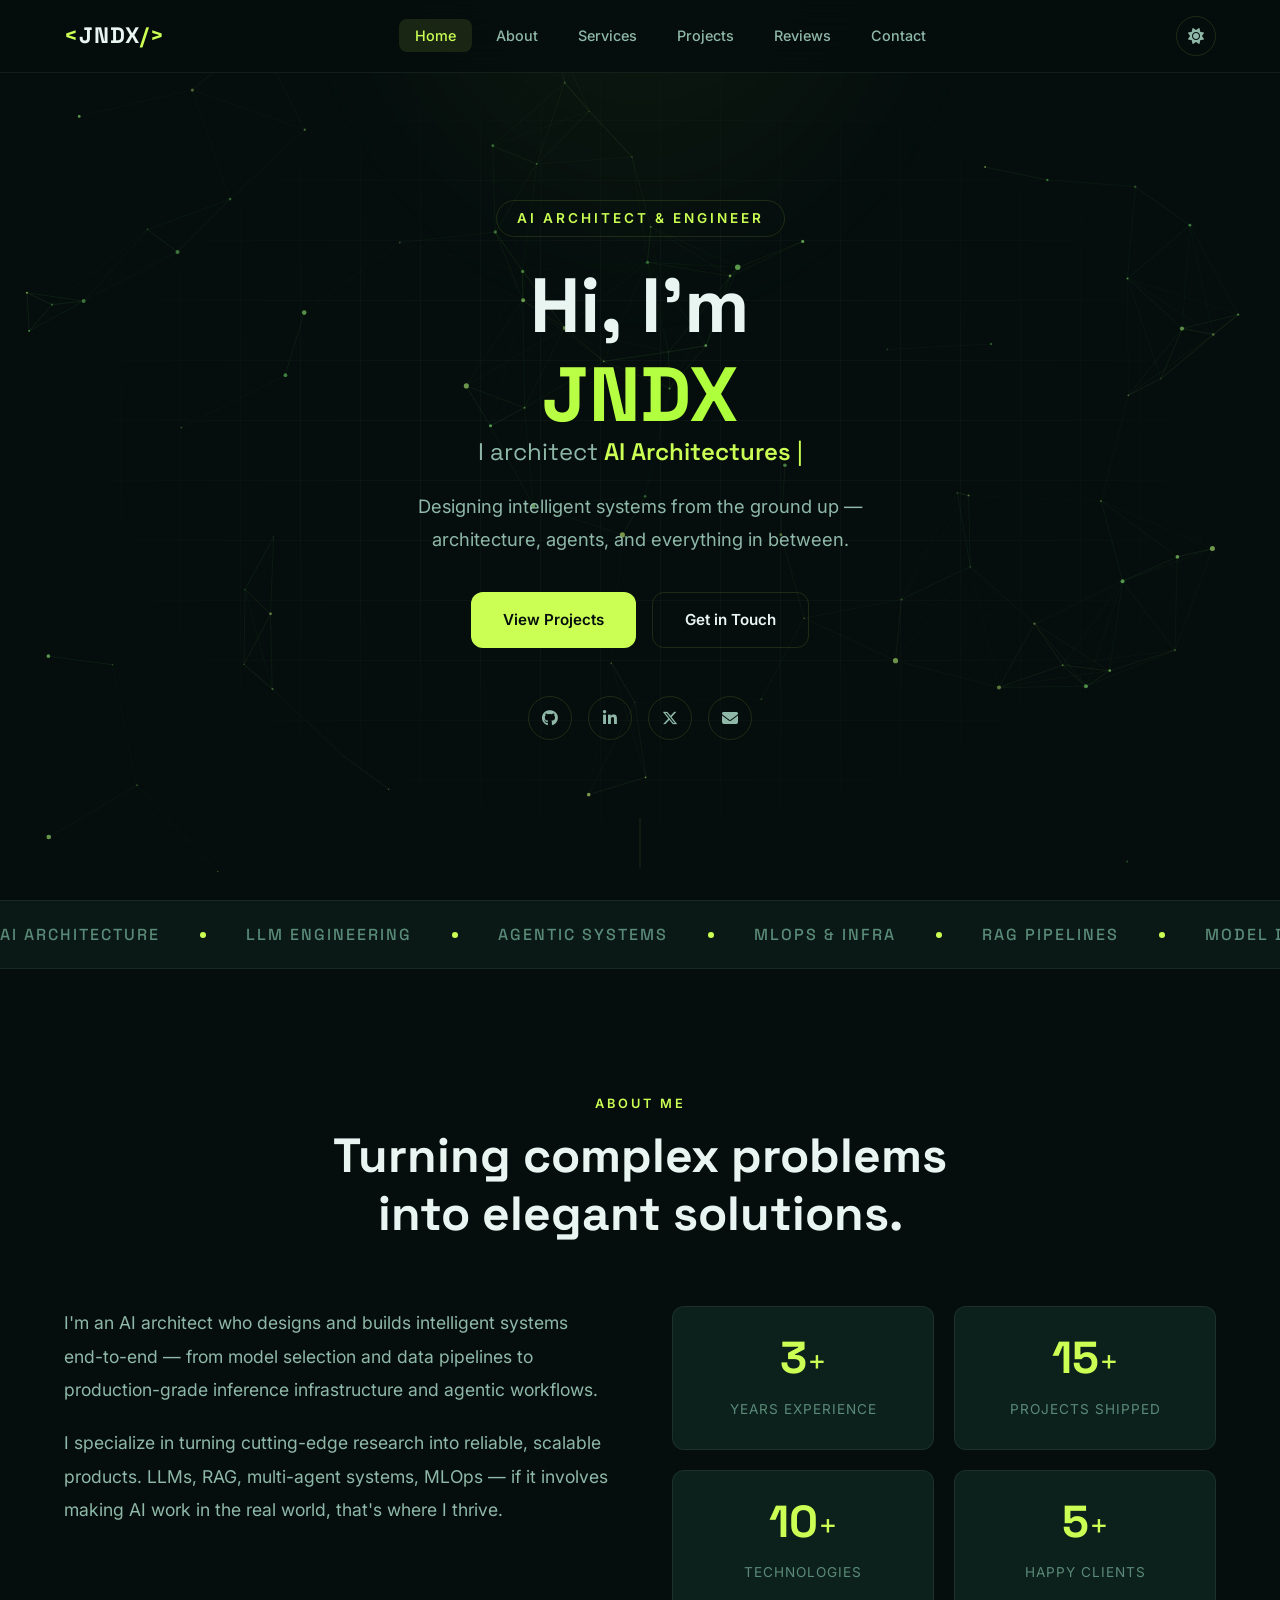
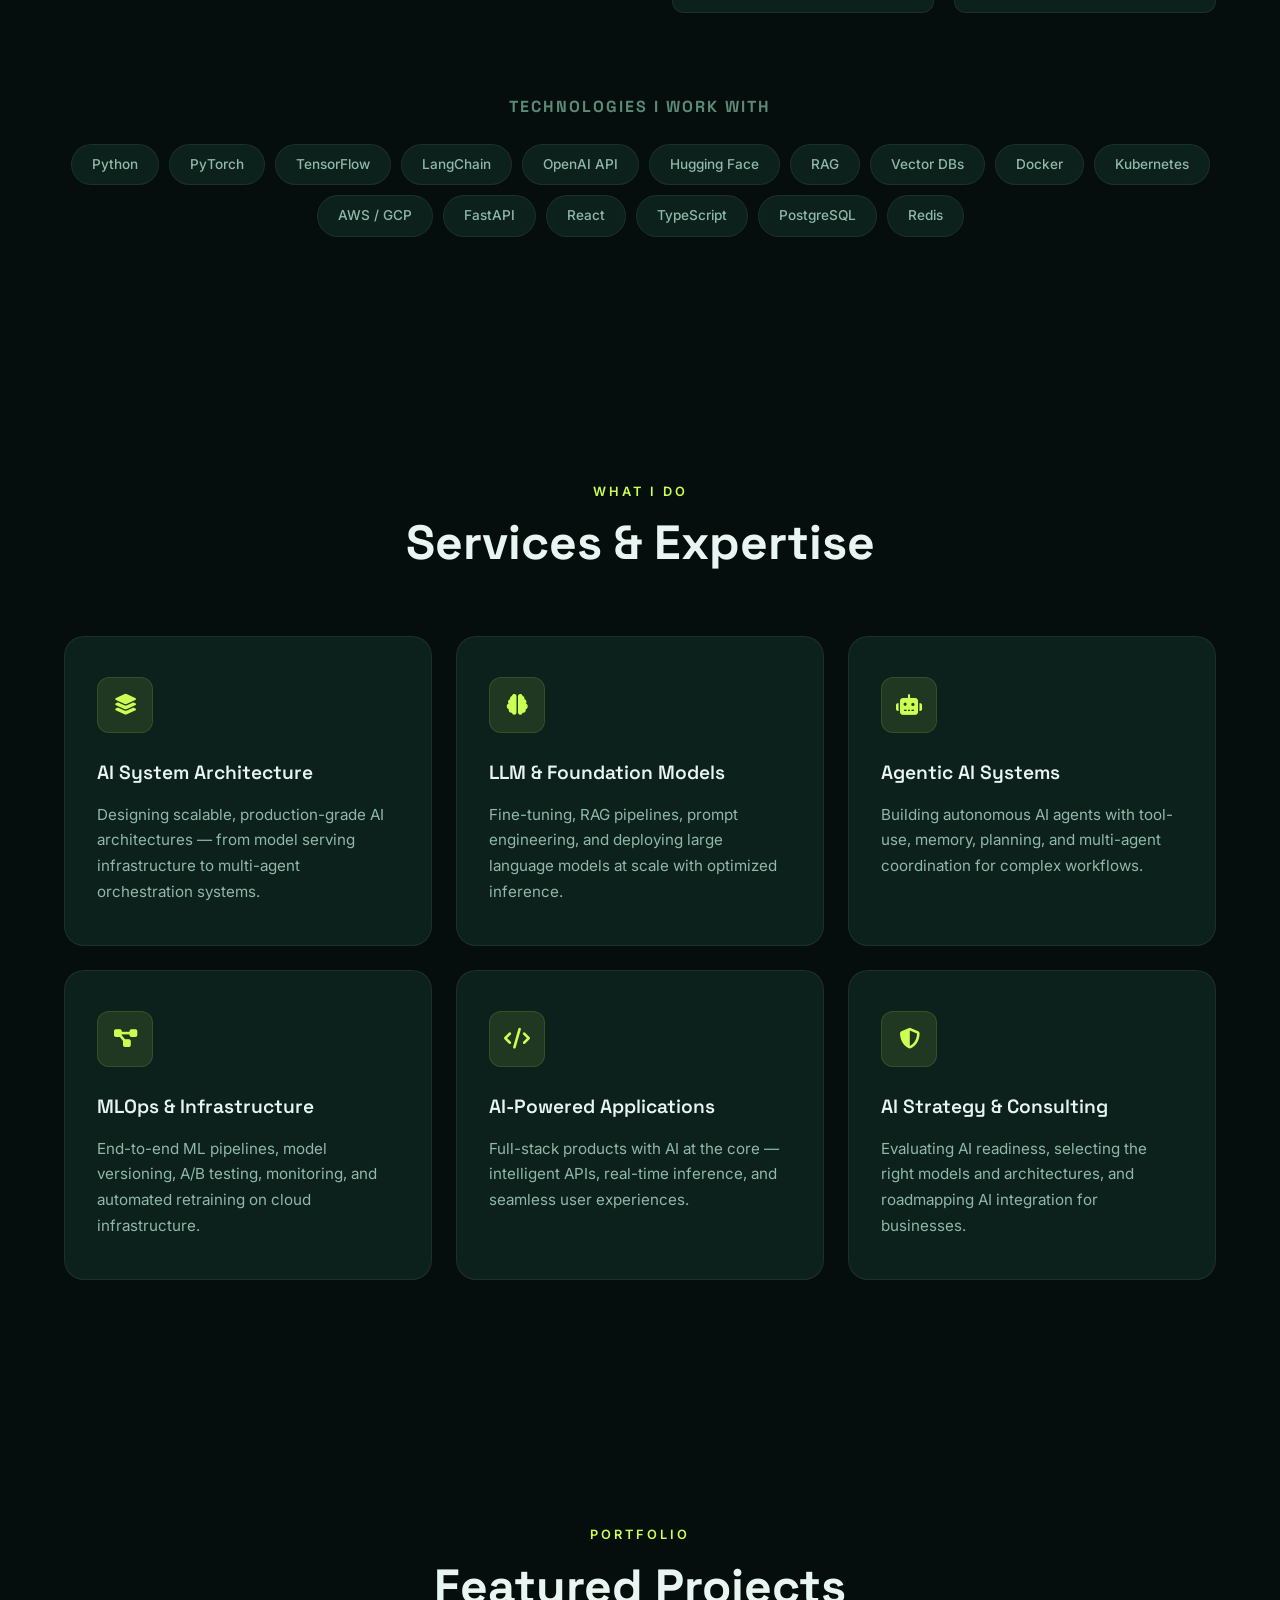
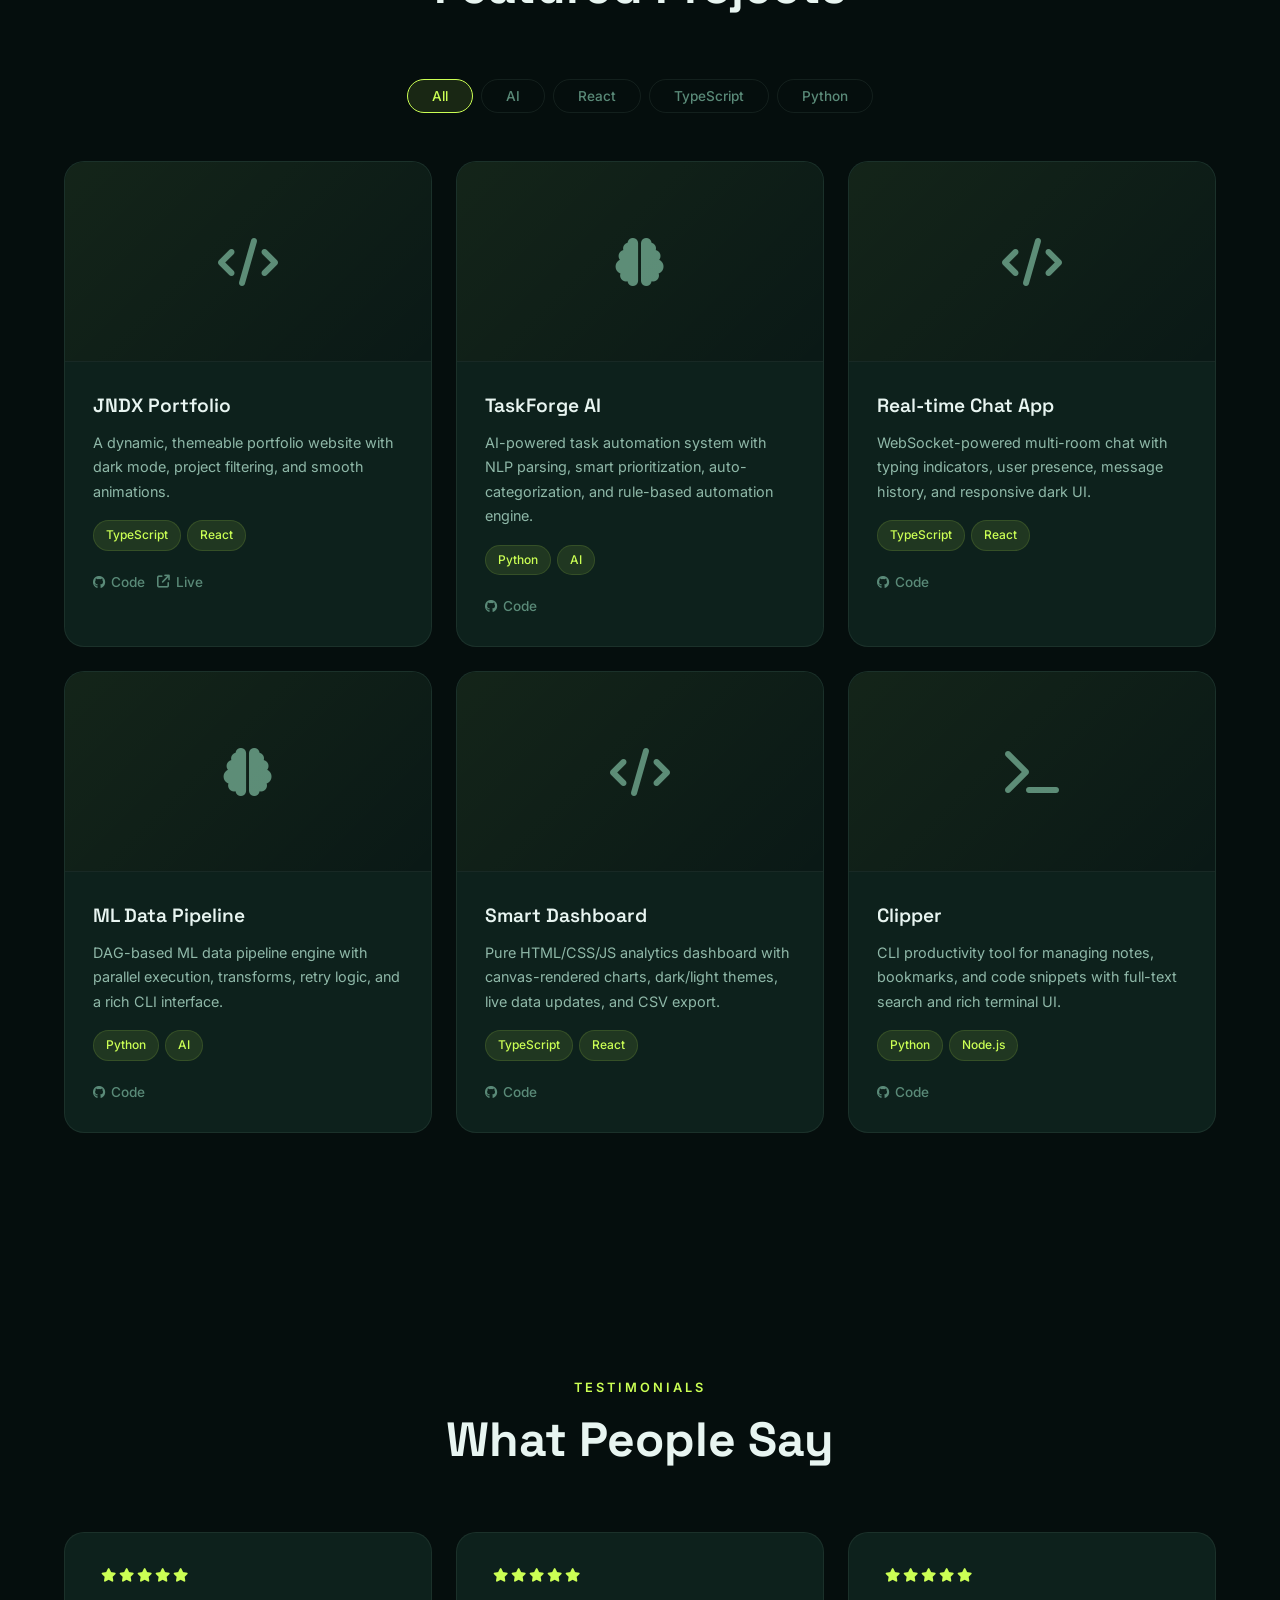
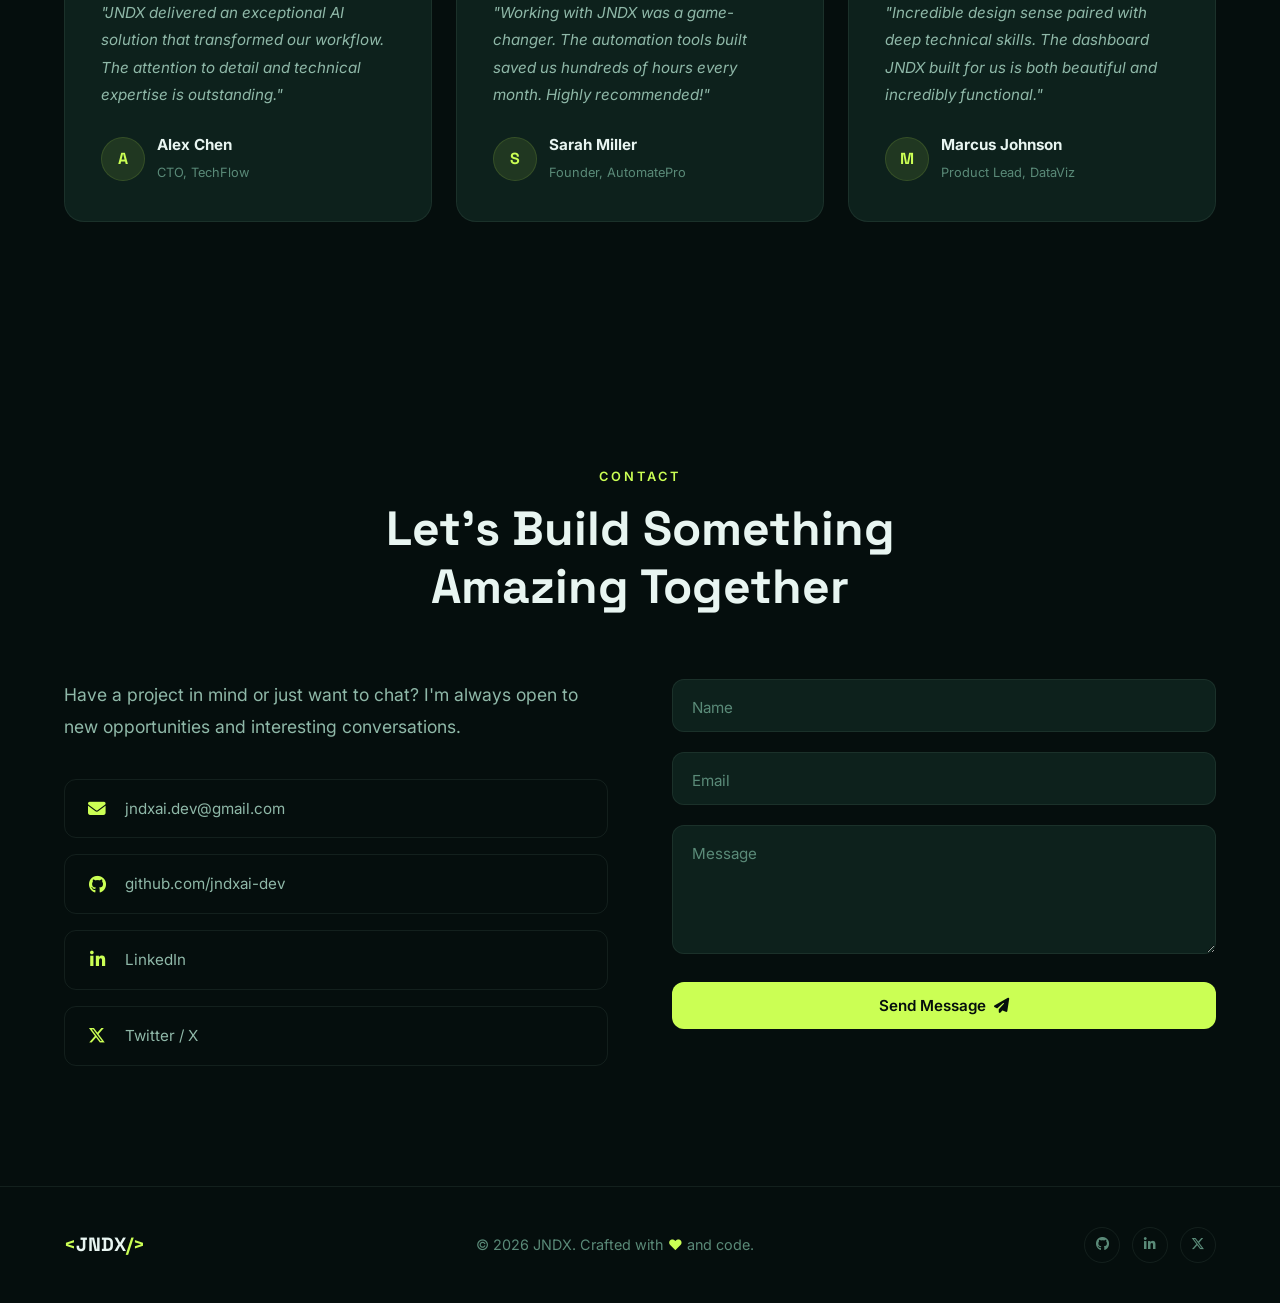
<file: index.html>
<!DOCTYPE html>
<html lang="en" data-theme="dark">
<head>
  <meta charset="UTF-8">
  <meta name="viewport" content="width=device-width, initial-scale=1.0">
  <title>JNDX | AI Architect &amp; Engineer</title>
  <meta name="description" content="JNDX — AI Architect & Engineer. Designing intelligent systems, agentic AI, LLM pipelines, and production ML infrastructure.">
  <meta name="theme-color" content="#063231">
  <link rel="preconnect" href="https://fonts.googleapis.com">
  <link rel="preconnect" href="https://fonts.gstatic.com" crossorigin>
  <link href="https://fonts.googleapis.com/css2?family=Space+Grotesk:wght@300;400;500;600;700&family=Inter:wght@300;400;500;600;700&display=swap" rel="stylesheet">
  <link rel="stylesheet" href="https://cdnjs.cloudflare.com/ajax/libs/font-awesome/6.5.1/css/all.min.css">
  <link rel="stylesheet" href="assets/css/style.css">
</head>
<body>
  <div class="loader" id="loader">
    <div class="loader-inner">
      <div class="loader-ring"></div>
      <span class="loader-text">JNDX</span>
    </div>
  </div>

  <nav class="navbar" id="navbar">
    <div class="nav-container">
      <a href="#hero" class="nav-logo">
        <span class="logo-bracket">&lt;</span>JNDX<span class="logo-bracket">/&gt;</span>
      </a>
      <ul class="nav-links" id="navLinks">
        <li><a href="#hero" class="nav-link active">Home</a></li>
        <li><a href="#about" class="nav-link">About</a></li>
        <li><a href="#services" class="nav-link">Services</a></li>
        <li><a href="#projects" class="nav-link">Projects</a></li>
        <li><a href="#testimonials" class="nav-link">Reviews</a></li>
        <li><a href="#contact" class="nav-link">Contact</a></li>
      </ul>
      <div class="nav-actions">
        <button class="theme-toggle" id="themeToggle" aria-label="Toggle theme">
          <i class="fas fa-sun"></i>
          <i class="fas fa-moon"></i>
        </button>
        <button class="nav-hamburger" id="navHamburger" aria-label="Toggle menu">
          <span></span><span></span><span></span>
        </button>
      </div>
    </div>
  </nav>

  <section class="hero" id="hero">
    <canvas class="hero-canvas" id="heroCanvas"></canvas>
    <div class="hero-bg-grid"></div>
    <div class="hero-glow"></div>
    <div class="hero-content">
      <p class="hero-tag reveal-up">AI Architect &amp; Engineer</p>
      <h1 class="hero-title">
        <span class="reveal-up">Hi, I'm</span>
        <span class="hero-name reveal-up">JNDX</span>
        <span class="hero-subtitle">
          <span class="reveal-up">I architect </span>
          <span class="typing-text" id="typingText"></span>
          <span class="typing-cursor">|</span>
        </span>
      </h1>
      <p class="hero-desc reveal-up">Designing intelligent systems from the ground up — architecture, agents, and everything in between.</p>
      <div class="hero-ctas reveal-up">
        <a href="#projects" class="btn btn-primary">View Projects</a>
        <a href="#contact" class="btn btn-outline">Get in Touch</a>
      </div>
      <div class="hero-socials reveal-up">
        <a href="https://github.com/jndxai-dev" target="_blank" rel="noopener" aria-label="GitHub"><i class="fab fa-github"></i></a>
        <a href="https://linkedin.com" target="_blank" rel="noopener" aria-label="LinkedIn"><i class="fab fa-linkedin-in"></i></a>
        <a href="https://twitter.com" target="_blank" rel="noopener" aria-label="X"><i class="fab fa-x-twitter"></i></a>
        <a href="mailto:jndxai.dev@gmail.com" aria-label="Email"><i class="fas fa-envelope"></i></a>
      </div>
    </div>
    <div class="hero-scroll-indicator">
      <div class="scroll-line"></div>
    </div>
  </section>

  <div class="marquee-section">
    <div class="marquee-track">
      <div class="marquee-content">
        <span>AI Architecture</span><span class="marquee-dot"></span>
        <span>LLM Engineering</span><span class="marquee-dot"></span>
        <span>Agentic Systems</span><span class="marquee-dot"></span>
        <span>MLOps &amp; Infra</span><span class="marquee-dot"></span>
        <span>RAG Pipelines</span><span class="marquee-dot"></span>
        <span>Model Deployment</span><span class="marquee-dot"></span>
        <span>AI Architecture</span><span class="marquee-dot"></span>
        <span>LLM Engineering</span><span class="marquee-dot"></span>
        <span>Agentic Systems</span><span class="marquee-dot"></span>
        <span>MLOps &amp; Infra</span><span class="marquee-dot"></span>
        <span>RAG Pipelines</span><span class="marquee-dot"></span>
        <span>Model Deployment</span><span class="marquee-dot"></span>
      </div>
    </div>
  </div>

  <section class="about section" id="about">
    <div class="container">
      <div class="section-header">
        <span class="section-label reveal-up">About Me</span>
        <h2 class="section-title reveal-up">Turning complex problems<br>into elegant solutions.</h2>
      </div>
      <div class="about-grid">
        <div class="about-text reveal-left">
          <p>I'm an AI architect who designs and builds intelligent systems end-to-end — from model selection and data pipelines to production-grade inference infrastructure and agentic workflows.</p>
          <p>I specialize in turning cutting-edge research into reliable, scalable products. LLMs, RAG, multi-agent systems, MLOps — if it involves making AI work in the real world, that's where I thrive.</p>
        </div>
        <div class="about-stats reveal-right">
          <div class="stat-card">
            <span class="stat-number" data-target="3">0</span><span class="stat-plus">+</span>
            <span class="stat-label">Years Experience</span>
          </div>
          <div class="stat-card">
            <span class="stat-number" data-target="15">0</span><span class="stat-plus">+</span>
            <span class="stat-label">Projects Shipped</span>
          </div>
          <div class="stat-card">
            <span class="stat-number" data-target="10">0</span><span class="stat-plus">+</span>
            <span class="stat-label">Technologies</span>
          </div>
          <div class="stat-card">
            <span class="stat-number" data-target="5">0</span><span class="stat-plus">+</span>
            <span class="stat-label">Happy Clients</span>
          </div>
        </div>
      </div>
      <div class="tech-marquee reveal-up">
        <h3 class="tech-heading">Technologies I Work With</h3>
        <div class="tech-pills">
          <span class="tech-pill">Python</span>
          <span class="tech-pill">PyTorch</span>
          <span class="tech-pill">TensorFlow</span>
          <span class="tech-pill">LangChain</span>
          <span class="tech-pill">OpenAI API</span>
          <span class="tech-pill">Hugging Face</span>
          <span class="tech-pill">RAG</span>
          <span class="tech-pill">Vector DBs</span>
          <span class="tech-pill">Docker</span>
          <span class="tech-pill">Kubernetes</span>
          <span class="tech-pill">AWS / GCP</span>
          <span class="tech-pill">FastAPI</span>
          <span class="tech-pill">React</span>
          <span class="tech-pill">TypeScript</span>
          <span class="tech-pill">PostgreSQL</span>
          <span class="tech-pill">Redis</span>
        </div>
      </div>
    </div>
  </section>

  <section class="services section" id="services">
    <div class="container">
      <div class="section-header">
        <span class="section-label reveal-up">What I Do</span>
        <h2 class="section-title reveal-up">Services &amp; Expertise</h2>
      </div>
      <div class="services-grid">
        <div class="service-card reveal-up">
          <div class="service-icon"><i class="fas fa-layer-group"></i></div>
          <h3>AI System Architecture</h3>
          <p>Designing scalable, production-grade AI architectures — from model serving infrastructure to multi-agent orchestration systems.</p>
        </div>
        <div class="service-card reveal-up">
          <div class="service-icon"><i class="fas fa-brain"></i></div>
          <h3>LLM &amp; Foundation Models</h3>
          <p>Fine-tuning, RAG pipelines, prompt engineering, and deploying large language models at scale with optimized inference.</p>
        </div>
        <div class="service-card reveal-up">
          <div class="service-icon"><i class="fas fa-robot"></i></div>
          <h3>Agentic AI Systems</h3>
          <p>Building autonomous AI agents with tool-use, memory, planning, and multi-agent coordination for complex workflows.</p>
        </div>
        <div class="service-card reveal-up">
          <div class="service-icon"><i class="fas fa-diagram-project"></i></div>
          <h3>MLOps &amp; Infrastructure</h3>
          <p>End-to-end ML pipelines, model versioning, A/B testing, monitoring, and automated retraining on cloud infrastructure.</p>
        </div>
        <div class="service-card reveal-up">
          <div class="service-icon"><i class="fas fa-code"></i></div>
          <h3>AI-Powered Applications</h3>
          <p>Full-stack products with AI at the core — intelligent APIs, real-time inference, and seamless user experiences.</p>
        </div>
        <div class="service-card reveal-up">
          <div class="service-icon"><i class="fas fa-shield-halved"></i></div>
          <h3>AI Strategy &amp; Consulting</h3>
          <p>Evaluating AI readiness, selecting the right models and architectures, and roadmapping AI integration for businesses.</p>
        </div>
      </div>
    </div>
  </section>

  <section class="projects section" id="projects">
    <div class="container">
      <div class="section-header">
        <span class="section-label reveal-up">Portfolio</span>
        <h2 class="section-title reveal-up">Featured Projects</h2>
      </div>
      <div class="project-filters reveal-up">
        <button class="filter-btn active" data-filter="all">All</button>
        <button class="filter-btn" data-filter="AI">AI</button>
        <button class="filter-btn" data-filter="React">React</button>
        <button class="filter-btn" data-filter="TypeScript">TypeScript</button>
        <button class="filter-btn" data-filter="Python">Python</button>
      </div>
      <div class="projects-grid" id="projectsGrid">
        <p class="loading-text">Loading projects...</p>
      </div>
    </div>
  </section>

  <section class="testimonials section" id="testimonials">
    <div class="container">
      <div class="section-header">
        <span class="section-label reveal-up">Testimonials</span>
        <h2 class="section-title reveal-up">What People Say</h2>
      </div>
      <div class="testimonials-track" id="testimonialsTrack">
        <div class="testimonial-card reveal-up">
          <div class="testimonial-stars"><i class="fas fa-star"></i><i class="fas fa-star"></i><i class="fas fa-star"></i><i class="fas fa-star"></i><i class="fas fa-star"></i></div>
          <p>"JNDX delivered an exceptional AI solution that transformed our workflow. The attention to detail and technical expertise is outstanding."</p>
          <div class="testimonial-author">
            <div class="author-avatar">A</div>
            <div><strong>Alex Chen</strong><span>CTO, TechFlow</span></div>
          </div>
        </div>
        <div class="testimonial-card reveal-up">
          <div class="testimonial-stars"><i class="fas fa-star"></i><i class="fas fa-star"></i><i class="fas fa-star"></i><i class="fas fa-star"></i><i class="fas fa-star"></i></div>
          <p>"Working with JNDX was a game-changer. The automation tools built saved us hundreds of hours every month. Highly recommended!"</p>
          <div class="testimonial-author">
            <div class="author-avatar">S</div>
            <div><strong>Sarah Miller</strong><span>Founder, AutomatePro</span></div>
          </div>
        </div>
        <div class="testimonial-card reveal-up">
          <div class="testimonial-stars"><i class="fas fa-star"></i><i class="fas fa-star"></i><i class="fas fa-star"></i><i class="fas fa-star"></i><i class="fas fa-star"></i></div>
          <p>"Incredible design sense paired with deep technical skills. The dashboard JNDX built for us is both beautiful and incredibly functional."</p>
          <div class="testimonial-author">
            <div class="author-avatar">M</div>
            <div><strong>Marcus Johnson</strong><span>Product Lead, DataViz</span></div>
          </div>
        </div>
      </div>
    </div>
  </section>

  <section class="contact section" id="contact">
    <div class="container">
      <div class="section-header">
        <span class="section-label reveal-up">Contact</span>
        <h2 class="section-title reveal-up">Let's Build Something<br>Amazing Together</h2>
      </div>
      <div class="contact-grid">
        <div class="contact-info reveal-left">
          <p>Have a project in mind or just want to chat? I'm always open to new opportunities and interesting conversations.</p>
          <div class="contact-links">
            <a href="mailto:jndxai.dev@gmail.com" class="contact-link-item">
              <i class="fas fa-envelope"></i>
              <span>jndxai.dev@gmail.com</span>
            </a>
            <a href="https://github.com/jndxai-dev" target="_blank" rel="noopener" class="contact-link-item">
              <i class="fab fa-github"></i>
              <span>github.com/jndxai-dev</span>
            </a>
            <a href="https://linkedin.com" target="_blank" rel="noopener" class="contact-link-item">
              <i class="fab fa-linkedin-in"></i>
              <span>LinkedIn</span>
            </a>
            <a href="https://twitter.com" target="_blank" rel="noopener" class="contact-link-item">
              <i class="fab fa-x-twitter"></i>
              <span>Twitter / X</span>
            </a>
          </div>
        </div>
        <form class="contact-form reveal-right" id="contactForm">
          <div class="form-group">
            <input type="text" id="formName" name="name" placeholder=" " required>
            <label for="formName">Name</label>
          </div>
          <div class="form-group">
            <input type="email" id="formEmail" name="email" placeholder=" " required>
            <label for="formEmail">Email</label>
          </div>
          <div class="form-group">
            <textarea id="formMessage" name="message" rows="5" placeholder=" " required></textarea>
            <label for="formMessage">Message</label>
          </div>
          <button type="submit" class="btn btn-primary btn-full">
            <span>Send Message</span>
            <i class="fas fa-paper-plane"></i>
          </button>
          <div class="form-status" id="formStatus"></div>
        </form>
      </div>
    </div>
  </section>

  <footer class="footer">
    <div class="container">
      <div class="footer-inner">
        <a href="#hero" class="footer-logo">
          <span class="logo-bracket">&lt;</span>JNDX<span class="logo-bracket">/&gt;</span>
        </a>
        <p>&copy; 2026 JNDX. Crafted with <span class="heart">&hearts;</span> and code.</p>
        <div class="footer-socials">
          <a href="https://github.com/jndxai-dev" target="_blank" rel="noopener" aria-label="GitHub"><i class="fab fa-github"></i></a>
          <a href="https://linkedin.com" target="_blank" rel="noopener" aria-label="LinkedIn"><i class="fab fa-linkedin-in"></i></a>
          <a href="https://twitter.com" target="_blank" rel="noopener" aria-label="X"><i class="fab fa-x-twitter"></i></a>
        </div>
      </div>
    </div>
  </footer>

  <button class="back-to-top" id="backToTop" aria-label="Back to top">
    <i class="fas fa-arrow-up"></i>
  </button>

  <script src="assets/js/main.js"></script>
</body>
</html>
</file>
<file: assets/css/style.css>
/* ============================================
   JNDX Portfolio — Premium Personal Website
   Inspired by zeeshanusmani.com
   ============================================ */

/* --- CSS Custom Properties --- */
:root {
  --font-primary: 'Space Grotesk', sans-serif;
  --font-body: 'Inter', sans-serif;
  --radius: 12px;
  --radius-sm: 8px;
  --radius-lg: 20px;
  --transition: 0.35s cubic-bezier(0.25, 0.46, 0.45, 0.94);
  --transition-fast: 0.2s ease;
  --container: 1200px;
}

/* Dark Theme (default) */
[data-theme="dark"] {
  --bg-primary: #050e0d;
  --bg-secondary: #0a1916;
  --bg-card: #0d211c;
  --bg-card-hover: #122e28;
  --bg-nav: rgba(5, 14, 13, 0.85);
  --text-primary: #e8f5f1;
  --text-secondary: #8fb8a8;
  --text-muted: #5a8a78;
  --accent: #CBFF54;
  --accent-rgb: 203, 255, 84;
  --accent-dim: rgba(203, 255, 84, 0.1);
  --accent-hover: #b8f03a;
  --border: rgba(203, 255, 84, 0.12);
  --border-subtle: rgba(143, 184, 168, 0.1);
  --shadow: 0 8px 32px rgba(0, 0, 0, 0.4);
  --shadow-accent: 0 0 40px rgba(203, 255, 84, 0.15);
  --gradient-hero: radial-gradient(ellipse at 50% 0%, rgba(203, 255, 84, 0.08) 0%, transparent 60%);
}

/* Light Theme */
[data-theme="light"] {
  --bg-primary: #f4f9f7;
  --bg-secondary: #eaf3ef;
  --bg-card: #ffffff;
  --bg-card-hover: #f0f7f3;
  --bg-nav: rgba(244, 249, 247, 0.85);
  --text-primary: #0a1916;
  --text-secondary: #3d6b56;
  --text-muted: #6b9e87;
  --accent: #063231;
  --accent-rgb: 6, 50, 49;
  --accent-dim: rgba(6, 50, 49, 0.06);
  --accent-hover: #094847;
  --border: rgba(6, 50, 49, 0.12);
  --border-subtle: rgba(6, 50, 49, 0.06);
  --shadow: 0 8px 32px rgba(6, 50, 49, 0.08);
  --shadow-accent: 0 0 40px rgba(6, 50, 49, 0.06);
  --gradient-hero: radial-gradient(ellipse at 50% 0%, rgba(6, 50, 49, 0.04) 0%, transparent 60%);
}

/* --- Reset & Base --- */
*, *::before, *::after { box-sizing: border-box; margin: 0; padding: 0; }

html {
  scroll-behavior: smooth;
  scroll-padding-top: 80px;
  -webkit-font-smoothing: antialiased;
}

body {
  font-family: var(--font-body);
  background: var(--bg-primary);
  color: var(--text-primary);
  line-height: 1.7;
  overflow-x: hidden;
  transition: background var(--transition), color var(--transition);
}

a { color: inherit; text-decoration: none; }
img { max-width: 100%; display: block; }
button { cursor: pointer; border: none; background: none; font-family: inherit; }

.container {
  max-width: var(--container);
  margin: 0 auto;
  padding: 0 24px;
}

.section {
  padding: 120px 0;
  position: relative;
}

/* --- Loader --- */
.loader {
  position: fixed;
  inset: 0;
  z-index: 9999;
  background: var(--bg-primary);
  display: flex;
  align-items: center;
  justify-content: center;
  transition: opacity 0.5s, visibility 0.5s;
}

.loader.hidden {
  opacity: 0;
  visibility: hidden;
  pointer-events: none;
}

.loader-inner { text-align: center; }

.loader-ring {
  width: 48px;
  height: 48px;
  border: 3px solid var(--border);
  border-top-color: var(--accent);
  border-radius: 50%;
  animation: spin 0.8s linear infinite;
  margin: 0 auto 16px;
}

.loader-text {
  font-family: var(--font-primary);
  font-size: 1.5rem;
  font-weight: 700;
  color: var(--accent);
  letter-spacing: 3px;
}

@keyframes spin { to { transform: rotate(360deg); } }

/* --- Navbar --- */
.navbar {
  position: fixed;
  top: 0;
  left: 0;
  right: 0;
  z-index: 1000;
  padding: 16px 0;
  background: var(--bg-nav);
  backdrop-filter: blur(20px);
  -webkit-backdrop-filter: blur(20px);
  border-bottom: 1px solid var(--border-subtle);
  transition: all var(--transition);
}

.navbar.scrolled {
  padding: 10px 0;
  box-shadow: var(--shadow);
}

.nav-container {
  max-width: var(--container);
  margin: 0 auto;
  padding: 0 24px;
  display: flex;
  align-items: center;
  justify-content: space-between;
}

.nav-logo {
  font-family: var(--font-primary);
  font-size: 1.4rem;
  font-weight: 700;
  letter-spacing: 1px;
  color: var(--text-primary);
  transition: color var(--transition-fast);
}

.logo-bracket { color: var(--accent); }

.nav-links {
  display: flex;
  list-style: none;
  gap: 8px;
}

.nav-link {
  padding: 8px 16px;
  border-radius: var(--radius-sm);
  font-size: 0.9rem;
  font-weight: 500;
  color: var(--text-secondary);
  transition: all var(--transition-fast);
}

.nav-link:hover,
.nav-link.active {
  color: var(--accent);
  background: var(--accent-dim);
}

.nav-actions { display: flex; align-items: center; gap: 12px; }

.theme-toggle {
  width: 40px;
  height: 40px;
  border-radius: 50%;
  display: flex;
  align-items: center;
  justify-content: center;
  color: var(--text-secondary);
  font-size: 1rem;
  transition: all var(--transition-fast);
  border: 1px solid var(--border);
}

.theme-toggle:hover {
  color: var(--accent);
  border-color: var(--accent);
  background: var(--accent-dim);
}

[data-theme="dark"] .theme-toggle .fa-sun { display: inline; }
[data-theme="dark"] .theme-toggle .fa-moon { display: none; }
[data-theme="light"] .theme-toggle .fa-sun { display: none; }
[data-theme="light"] .theme-toggle .fa-moon { display: inline; }

.nav-hamburger {
  display: none;
  flex-direction: column;
  gap: 5px;
  padding: 8px;
}

.nav-hamburger span {
  display: block;
  width: 24px;
  height: 2px;
  background: var(--text-primary);
  border-radius: 2px;
  transition: all var(--transition-fast);
}

.nav-hamburger.active span:nth-child(1) { transform: rotate(45deg) translate(5px, 5px); }
.nav-hamburger.active span:nth-child(2) { opacity: 0; }
.nav-hamburger.active span:nth-child(3) { transform: rotate(-45deg) translate(5px, -5px); }

/* --- Hero --- */
.hero {
  min-height: 100vh;
  display: flex;
  align-items: center;
  justify-content: center;
  position: relative;
  overflow: hidden;
  padding: 120px 24px 80px;
}

.hero-canvas {
  position: absolute;
  inset: 0;
  width: 100%;
  height: 100%;
  z-index: 0;
  pointer-events: none;
}

.hero-bg-grid {
  position: absolute;
  inset: 0;
  background-image:
    linear-gradient(var(--border-subtle) 1px, transparent 1px),
    linear-gradient(90deg, var(--border-subtle) 1px, transparent 1px);
  background-size: 60px 60px;
  opacity: 0.4;
  mask-image: radial-gradient(ellipse at center, black 30%, transparent 70%);
  -webkit-mask-image: radial-gradient(ellipse at center, black 30%, transparent 70%);
}

.hero-glow {
  position: absolute;
  top: -200px;
  left: 50%;
  transform: translateX(-50%);
  width: 800px;
  height: 600px;
  background: var(--gradient-hero);
  border-radius: 50%;
  filter: blur(60px);
  pointer-events: none;
}

.hero-content {
  position: relative;
  text-align: center;
  max-width: 800px;
}

.hero-tag {
  display: inline-block;
  font-size: 0.85rem;
  font-weight: 600;
  text-transform: uppercase;
  letter-spacing: 3px;
  color: var(--accent);
  margin-bottom: 24px;
  padding: 6px 20px;
  border: 1px solid var(--border);
  border-radius: 50px;
}

.hero-title {
  font-family: var(--font-primary);
  font-size: clamp(2.5rem, 6vw, 5rem);
  font-weight: 700;
  line-height: 1.15;
  margin-bottom: 24px;
}

.hero-title > span { display: block; }

.hero-name {
  background: linear-gradient(135deg, var(--accent), #a0ff30, var(--accent));
  background-size: 200% auto;
  -webkit-background-clip: text;
  -webkit-text-fill-color: transparent;
  background-clip: text;
  animation: shimmer 3s ease-in-out infinite;
}

@keyframes shimmer {
  0%, 100% { background-position: 0% center; }
  50% { background-position: 100% center; }
}

.hero-subtitle {
  font-size: clamp(1rem, 2.5vw, 1.5rem);
  font-weight: 400;
  color: var(--text-secondary);
}

.typing-text {
  color: var(--accent);
  font-weight: 600;
}

.typing-cursor {
  color: var(--accent);
  animation: blink 1s step-end infinite;
}

@keyframes blink { 50% { opacity: 0; } }

.hero-desc {
  font-size: 1.15rem;
  color: var(--text-secondary);
  max-width: 550px;
  margin: 0 auto 36px;
  line-height: 1.8;
}

.hero-ctas {
  display: flex;
  gap: 16px;
  justify-content: center;
  margin-bottom: 48px;
}

/* Buttons */
.btn {
  display: inline-flex;
  align-items: center;
  gap: 8px;
  padding: 14px 32px;
  border-radius: var(--radius);
  font-size: 0.95rem;
  font-weight: 600;
  transition: all var(--transition);
  position: relative;
  overflow: hidden;
}

.btn-primary {
  background: var(--accent);
  color: #050e0d;
}

.btn-primary:hover {
  transform: translateY(-2px);
  box-shadow: var(--shadow-accent);
}

.btn-outline {
  border: 1.5px solid var(--border);
  color: var(--text-primary);
}

.btn-outline:hover {
  border-color: var(--accent);
  color: var(--accent);
  background: var(--accent-dim);
  transform: translateY(-2px);
}

.btn-full { width: 100%; justify-content: center; }

/* Hero Socials */
.hero-socials {
  display: flex;
  gap: 16px;
  justify-content: center;
}

.hero-socials a {
  width: 44px;
  height: 44px;
  border-radius: 50%;
  border: 1px solid var(--border);
  display: flex;
  align-items: center;
  justify-content: center;
  color: var(--text-secondary);
  font-size: 1rem;
  transition: all var(--transition-fast);
}

.hero-socials a:hover {
  color: var(--accent);
  border-color: var(--accent);
  background: var(--accent-dim);
  transform: translateY(-3px);
}

/* Scroll Indicator */
.hero-scroll-indicator {
  position: absolute;
  bottom: 32px;
  left: 50%;
  transform: translateX(-50%);
}

.scroll-line {
  width: 1px;
  height: 50px;
  background: var(--border);
  position: relative;
  overflow: hidden;
}

.scroll-line::after {
  content: '';
  position: absolute;
  top: -50px;
  width: 100%;
  height: 50px;
  background: var(--accent);
  animation: scrollDown 1.5s ease-in-out infinite;
}

@keyframes scrollDown {
  0% { top: -50px; }
  100% { top: 50px; }
}

/* --- Marquee --- */
.marquee-section {
  padding: 20px 0;
  border-top: 1px solid var(--border-subtle);
  border-bottom: 1px solid var(--border-subtle);
  overflow: hidden;
  background: var(--bg-secondary);
}

.marquee-track { display: flex; width: max-content; }

.marquee-content {
  display: flex;
  align-items: center;
  gap: 40px;
  animation: marquee 25s linear infinite;
  padding-right: 40px;
}

.marquee-content span {
  font-family: var(--font-primary);
  font-size: 1rem;
  font-weight: 500;
  color: var(--text-muted);
  text-transform: uppercase;
  letter-spacing: 2px;
  white-space: nowrap;
}

.marquee-dot {
  width: 6px;
  height: 6px;
  background: var(--accent);
  border-radius: 50%;
  display: inline-block;
  flex-shrink: 0;
}

@keyframes marquee {
  0% { transform: translateX(0); }
  100% { transform: translateX(-50%); }
}

/* --- Section Headers --- */
.section-header {
  text-align: center;
  margin-bottom: 64px;
}

.section-label {
  display: inline-block;
  font-size: 0.8rem;
  font-weight: 600;
  text-transform: uppercase;
  letter-spacing: 3px;
  color: var(--accent);
  margin-bottom: 12px;
}

.section-title {
  font-family: var(--font-primary);
  font-size: clamp(2rem, 4vw, 3rem);
  font-weight: 700;
  line-height: 1.2;
}

/* --- About --- */
.about-grid {
  display: grid;
  grid-template-columns: 1fr 1fr;
  gap: 64px;
  align-items: start;
  margin-bottom: 80px;
}

.about-text p {
  font-size: 1.1rem;
  color: var(--text-secondary);
  margin-bottom: 20px;
  line-height: 1.9;
}

.about-stats {
  display: grid;
  grid-template-columns: 1fr 1fr;
  gap: 20px;
}

.stat-card {
  background: var(--bg-card);
  border: 1px solid var(--border-subtle);
  border-radius: var(--radius);
  padding: 28px 24px;
  text-align: center;
  transition: all var(--transition);
}

.stat-card:hover {
  border-color: var(--border);
  transform: translateY(-4px);
  box-shadow: var(--shadow);
}

.stat-number {
  font-family: var(--font-primary);
  font-size: 2.8rem;
  font-weight: 700;
  color: var(--accent);
  line-height: 1;
}

.stat-plus {
  font-family: var(--font-primary);
  font-size: 2rem;
  color: var(--accent);
}

.stat-label {
  display: block;
  font-size: 0.85rem;
  color: var(--text-muted);
  margin-top: 8px;
  text-transform: uppercase;
  letter-spacing: 1px;
}

/* Tech Pills */
.tech-heading {
  font-family: var(--font-primary);
  font-size: 1rem;
  color: var(--text-muted);
  text-align: center;
  margin-bottom: 24px;
  text-transform: uppercase;
  letter-spacing: 2px;
}

.tech-pills {
  display: flex;
  flex-wrap: wrap;
  gap: 10px;
  justify-content: center;
}

.tech-pill {
  padding: 8px 20px;
  border-radius: 50px;
  font-size: 0.85rem;
  font-weight: 500;
  background: var(--bg-card);
  border: 1px solid var(--border-subtle);
  color: var(--text-secondary);
  transition: all var(--transition-fast);
}

.tech-pill:hover {
  border-color: var(--accent);
  color: var(--accent);
  background: var(--accent-dim);
  transform: translateY(-2px);
}

/* --- Services --- */
.services-grid {
  display: grid;
  grid-template-columns: repeat(3, 1fr);
  gap: 24px;
}

.service-card {
  background: var(--bg-card);
  border: 1px solid var(--border-subtle);
  border-radius: var(--radius-lg);
  padding: 40px 32px;
  transition: all var(--transition);
  position: relative;
  overflow: hidden;
}

.service-card::before {
  content: '';
  position: absolute;
  top: 0;
  left: 0;
  right: 0;
  height: 3px;
  background: linear-gradient(90deg, var(--accent), transparent);
  opacity: 0;
  transition: opacity var(--transition);
}

.service-card:hover {
  border-color: var(--border);
  transform: translateY(-6px);
  box-shadow: var(--shadow);
}

.service-card:hover::before { opacity: 1; }

.service-icon {
  width: 56px;
  height: 56px;
  border-radius: var(--radius);
  background: var(--accent-dim);
  border: 1px solid var(--border);
  display: flex;
  align-items: center;
  justify-content: center;
  font-size: 1.3rem;
  color: var(--accent);
  margin-bottom: 24px;
}

.service-card h3 {
  font-family: var(--font-primary);
  font-size: 1.2rem;
  font-weight: 600;
  margin-bottom: 12px;
}

.service-card p {
  font-size: 0.95rem;
  color: var(--text-secondary);
  line-height: 1.7;
}

/* --- Projects --- */
.project-filters {
  display: flex;
  gap: 8px;
  justify-content: center;
  margin-bottom: 48px;
  flex-wrap: wrap;
}

.filter-btn {
  padding: 8px 24px;
  border-radius: 50px;
  font-size: 0.85rem;
  font-weight: 500;
  color: var(--text-muted);
  border: 1px solid var(--border-subtle);
  transition: all var(--transition-fast);
}

.filter-btn:hover,
.filter-btn.active {
  color: var(--accent);
  border-color: var(--accent);
  background: var(--accent-dim);
}

.projects-grid {
  display: grid;
  grid-template-columns: repeat(auto-fill, minmax(340px, 1fr));
  gap: 24px;
}

.project-card {
  background: var(--bg-card);
  border: 1px solid var(--border-subtle);
  border-radius: var(--radius-lg);
  overflow: hidden;
  transition: all var(--transition);
  position: relative;
}

.project-card:hover {
  border-color: var(--border);
  transform: translateY(-6px);
  box-shadow: var(--shadow);
}

.project-card-image {
  height: 200px;
  background: var(--bg-secondary);
  display: flex;
  align-items: center;
  justify-content: center;
  color: var(--text-muted);
  font-size: 3rem;
  border-bottom: 1px solid var(--border-subtle);
  position: relative;
  overflow: hidden;
}

.project-card-image::after {
  content: '';
  position: absolute;
  inset: 0;
  background: linear-gradient(135deg, var(--accent-dim), transparent);
  opacity: 0.5;
}

.project-card-body { padding: 28px; }

.project-card-body h3 {
  font-family: var(--font-primary);
  font-size: 1.2rem;
  font-weight: 600;
  margin-bottom: 8px;
}

.project-card-body p {
  font-size: 0.9rem;
  color: var(--text-secondary);
  margin-bottom: 16px;
  line-height: 1.7;
}

.project-tags {
  display: flex;
  gap: 6px;
  flex-wrap: wrap;
  margin-bottom: 20px;
}

.project-tag {
  padding: 4px 12px;
  border-radius: 50px;
  font-size: 0.75rem;
  font-weight: 500;
  background: var(--accent-dim);
  color: var(--accent);
  border: 1px solid var(--border);
}

.project-links {
  display: flex;
  gap: 12px;
}

.project-link {
  display: inline-flex;
  align-items: center;
  gap: 6px;
  font-size: 0.85rem;
  font-weight: 500;
  color: var(--text-muted);
  transition: color var(--transition-fast);
}

.project-link:hover { color: var(--accent); }
.project-link i { font-size: 0.8rem; }

.loading-text {
  grid-column: 1 / -1;
  text-align: center;
  color: var(--text-muted);
  padding: 60px 0;
}

/* --- Testimonials --- */
.testimonials-track {
  display: grid;
  grid-template-columns: repeat(3, 1fr);
  gap: 24px;
}

.testimonial-card {
  background: var(--bg-card);
  border: 1px solid var(--border-subtle);
  border-radius: var(--radius-lg);
  padding: 36px;
  transition: all var(--transition);
}

.testimonial-card:hover {
  border-color: var(--border);
  transform: translateY(-4px);
  box-shadow: var(--shadow);
}

.testimonial-stars {
  display: flex;
  gap: 3px;
  margin-bottom: 16px;
  color: var(--accent);
  font-size: 0.85rem;
}

.testimonial-card > p {
  font-size: 0.95rem;
  color: var(--text-secondary);
  line-height: 1.8;
  margin-bottom: 24px;
  font-style: italic;
}

.testimonial-author {
  display: flex;
  align-items: center;
  gap: 12px;
}

.author-avatar {
  width: 44px;
  height: 44px;
  border-radius: 50%;
  background: var(--accent-dim);
  border: 1px solid var(--border);
  display: flex;
  align-items: center;
  justify-content: center;
  font-family: var(--font-primary);
  font-weight: 700;
  color: var(--accent);
  font-size: 1rem;
}

.testimonial-author strong {
  display: block;
  font-size: 0.95rem;
}

.testimonial-author span {
  font-size: 0.8rem;
  color: var(--text-muted);
}

/* --- Contact --- */
.contact-grid {
  display: grid;
  grid-template-columns: 1fr 1fr;
  gap: 64px;
  align-items: start;
}

.contact-info > p {
  font-size: 1.1rem;
  color: var(--text-secondary);
  margin-bottom: 36px;
  line-height: 1.8;
}

.contact-links {
  display: flex;
  flex-direction: column;
  gap: 16px;
}

.contact-link-item {
  display: flex;
  align-items: center;
  gap: 16px;
  padding: 16px 20px;
  border-radius: var(--radius);
  border: 1px solid var(--border-subtle);
  transition: all var(--transition-fast);
}

.contact-link-item:hover {
  border-color: var(--accent);
  background: var(--accent-dim);
  transform: translateX(4px);
}

.contact-link-item i {
  font-size: 1.1rem;
  color: var(--accent);
  width: 24px;
  text-align: center;
}

.contact-link-item span { font-size: 0.95rem; color: var(--text-secondary); }

/* Form */
.contact-form { display: flex; flex-direction: column; gap: 20px; }

.form-group {
  position: relative;
}

.form-group input,
.form-group textarea {
  width: 100%;
  padding: 16px 20px;
  border-radius: var(--radius);
  border: 1px solid var(--border-subtle);
  background: var(--bg-card);
  color: var(--text-primary);
  font-family: var(--font-body);
  font-size: 0.95rem;
  transition: all var(--transition-fast);
  outline: none;
}

.form-group input:focus,
.form-group textarea:focus {
  border-color: var(--accent);
  box-shadow: 0 0 0 3px var(--accent-dim);
}

.form-group label {
  position: absolute;
  top: 16px;
  left: 20px;
  font-size: 0.95rem;
  color: var(--text-muted);
  pointer-events: none;
  transition: all var(--transition-fast);
}

.form-group input:focus + label,
.form-group input:not(:placeholder-shown) + label,
.form-group textarea:focus + label,
.form-group textarea:not(:placeholder-shown) + label {
  top: -10px;
  left: 16px;
  font-size: 0.75rem;
  background: var(--bg-primary);
  padding: 0 6px;
  color: var(--accent);
}

.form-status {
  font-size: 0.9rem;
  text-align: center;
  padding: 8px;
  border-radius: var(--radius-sm);
}

.form-status.success {
  color: #22c55e;
  background: rgba(34, 197, 94, 0.1);
}

.form-status.error {
  color: #ef4444;
  background: rgba(239, 68, 68, 0.1);
}

/* --- Footer --- */
.footer {
  padding: 40px 0;
  border-top: 1px solid var(--border-subtle);
}

.footer-inner {
  display: flex;
  align-items: center;
  justify-content: space-between;
}

.footer-logo {
  font-family: var(--font-primary);
  font-size: 1.2rem;
  font-weight: 700;
}

.footer p { color: var(--text-muted); font-size: 0.9rem; }

.heart { color: var(--accent); }

.footer-socials { display: flex; gap: 12px; }

.footer-socials a {
  width: 36px;
  height: 36px;
  border-radius: 50%;
  border: 1px solid var(--border-subtle);
  display: flex;
  align-items: center;
  justify-content: center;
  color: var(--text-muted);
  font-size: 0.85rem;
  transition: all var(--transition-fast);
}

.footer-socials a:hover {
  color: var(--accent);
  border-color: var(--accent);
}

/* --- Back to Top --- */
.back-to-top {
  position: fixed;
  bottom: 32px;
  right: 32px;
  width: 48px;
  height: 48px;
  border-radius: 50%;
  background: var(--accent);
  color: #050e0d;
  display: flex;
  align-items: center;
  justify-content: center;
  font-size: 1rem;
  box-shadow: var(--shadow-accent);
  opacity: 0;
  visibility: hidden;
  transform: translateY(20px);
  transition: all var(--transition);
  z-index: 900;
}

.back-to-top.visible {
  opacity: 1;
  visibility: visible;
  transform: translateY(0);
}

.back-to-top:hover { transform: translateY(-4px); }

/* --- Reveal Animations --- */
.reveal-up,
.reveal-left,
.reveal-right {
  opacity: 0;
  transition: opacity 0.6s ease, transform 0.6s ease;
}

.reveal-up { transform: translateY(40px); }
.reveal-left { transform: translateX(-40px); }
.reveal-right { transform: translateX(40px); }

.reveal-up.revealed,
.reveal-left.revealed,
.reveal-right.revealed {
  opacity: 1;
  transform: translate(0, 0);
}

/* --- Responsive --- */
@media (max-width: 1024px) {
  .services-grid { grid-template-columns: repeat(2, 1fr); }
  .testimonials-track { grid-template-columns: repeat(2, 1fr); }
}

@media (max-width: 768px) {
  .section { padding: 80px 0; }

  .nav-links {
    position: fixed;
    top: 0;
    right: -100%;
    width: 280px;
    height: 100vh;
    background: var(--bg-secondary);
    flex-direction: column;
    padding: 100px 32px 32px;
    gap: 4px;
    transition: right var(--transition);
    box-shadow: -10px 0 40px rgba(0, 0, 0, 0.3);
  }

  .nav-links.active { right: 0; }

  .nav-link {
    padding: 12px 16px;
    font-size: 1rem;
  }

  .nav-hamburger { display: flex; }

  .about-grid { grid-template-columns: 1fr; gap: 40px; }
  .about-stats { grid-template-columns: repeat(2, 1fr); }

  .services-grid { grid-template-columns: 1fr; }

  .projects-grid { grid-template-columns: 1fr; }

  .testimonials-track { grid-template-columns: 1fr; }

  .contact-grid { grid-template-columns: 1fr; gap: 40px; }

  .hero-ctas { flex-direction: column; align-items: center; }

  .footer-inner {
    flex-direction: column;
    gap: 16px;
    text-align: center;
  }

  .section-title br { display: none; }
}

@media (max-width: 480px) {
  .hero-title { font-size: 2.2rem; }
  .about-stats { grid-template-columns: 1fr; }
  .stat-card { padding: 20px 16px; }
  .stat-number { font-size: 2.2rem; }
}
</file>
